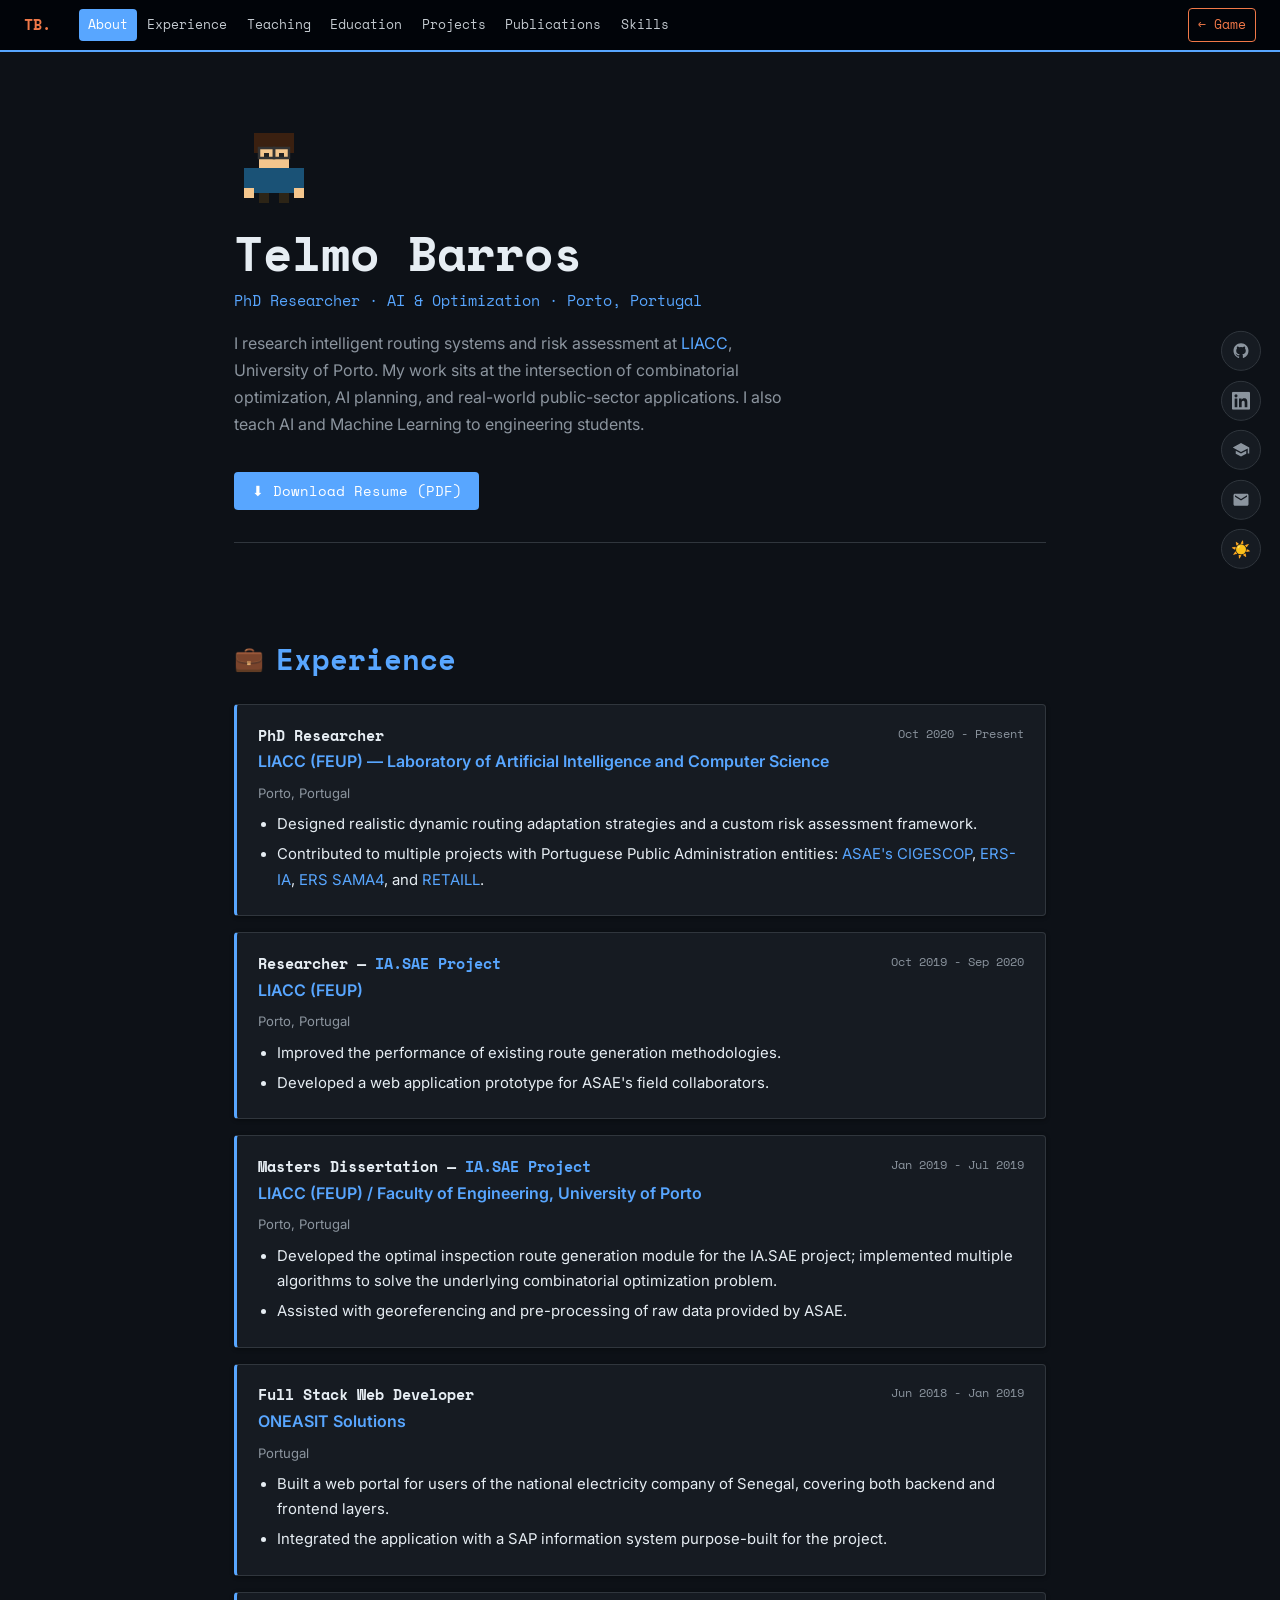
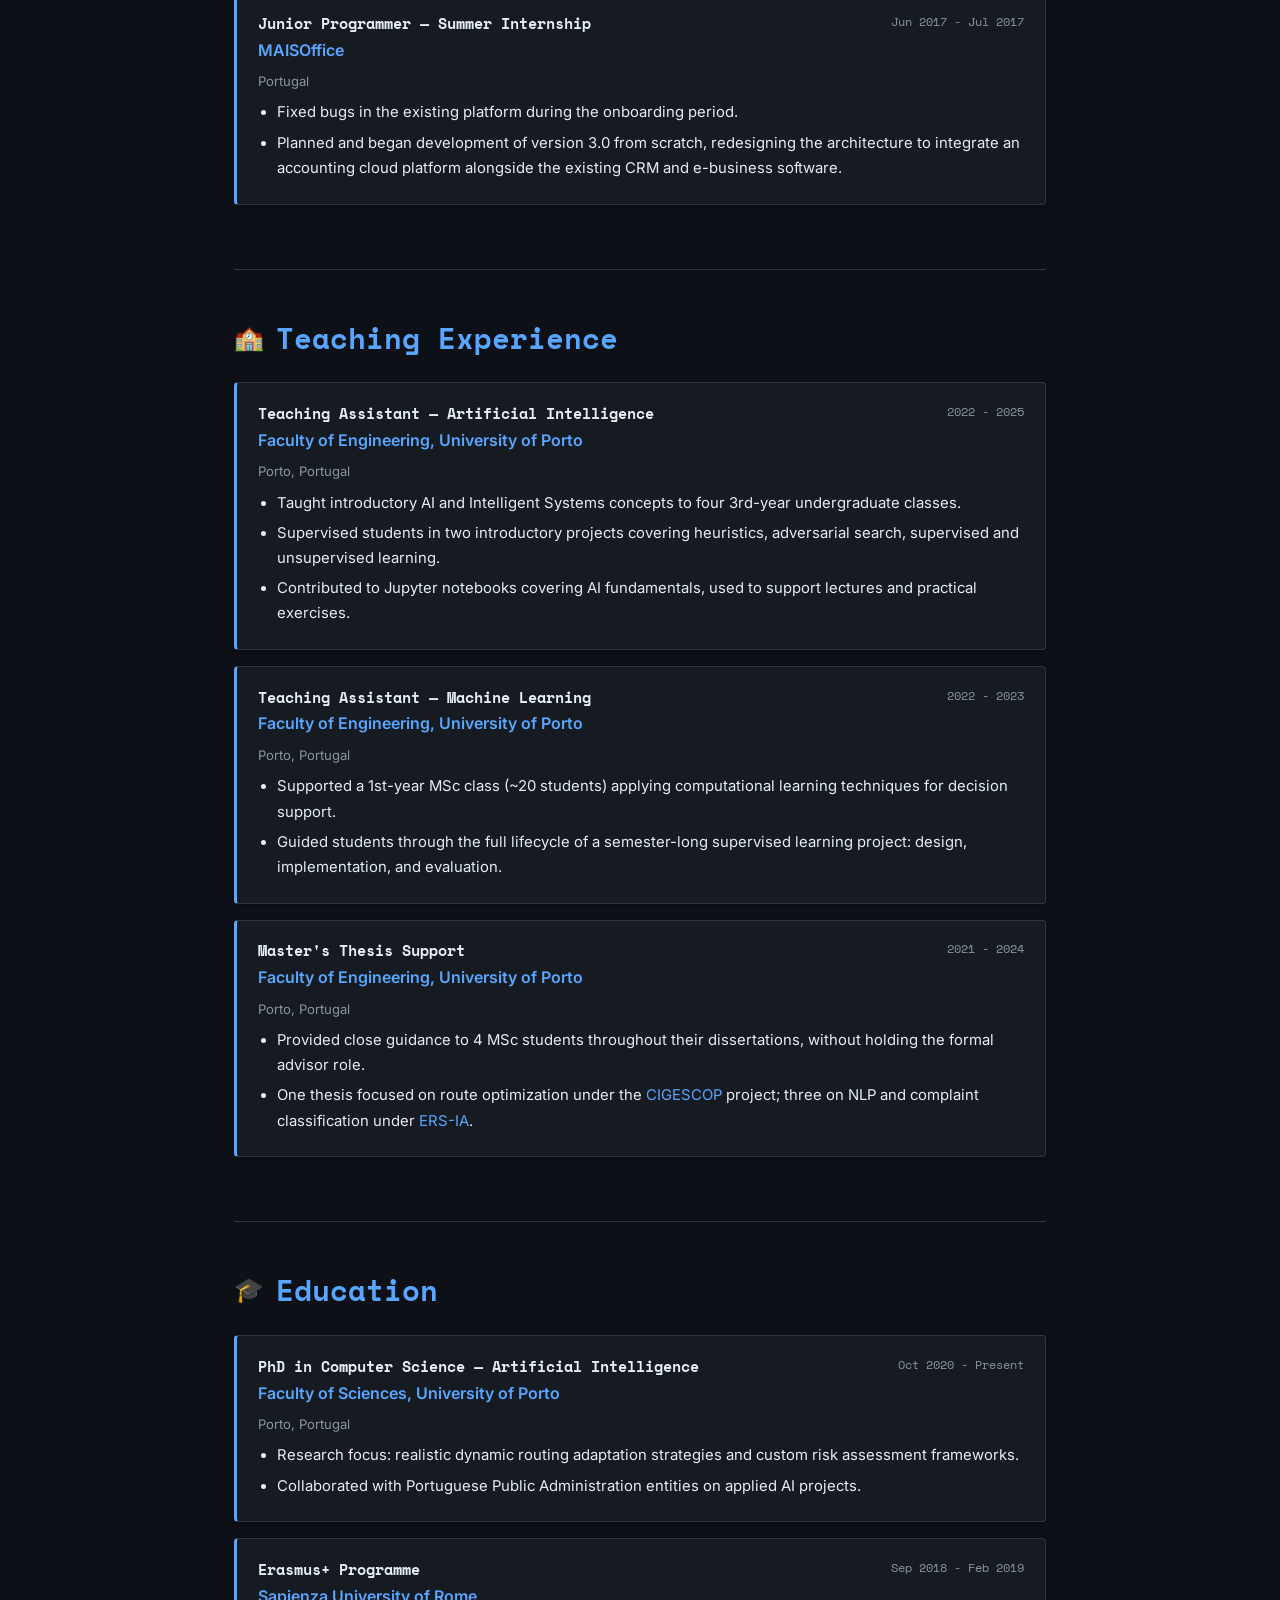
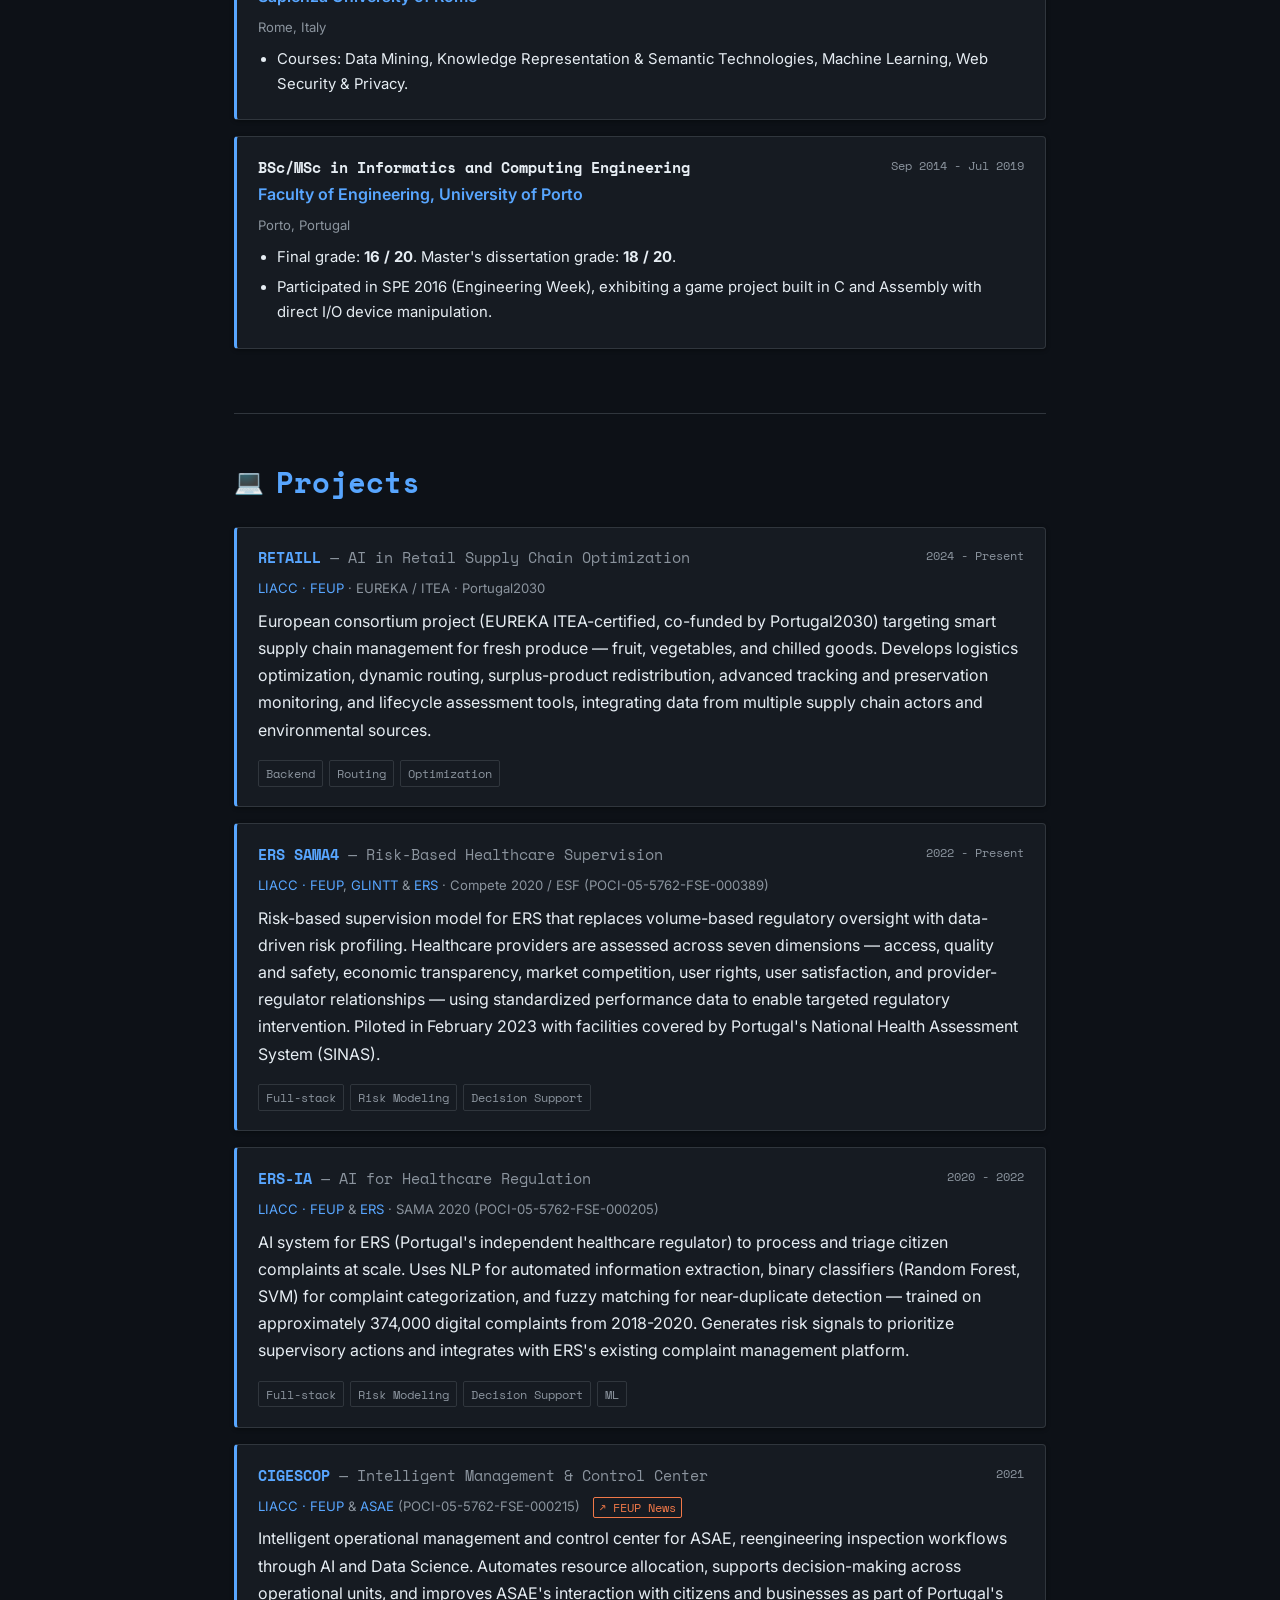
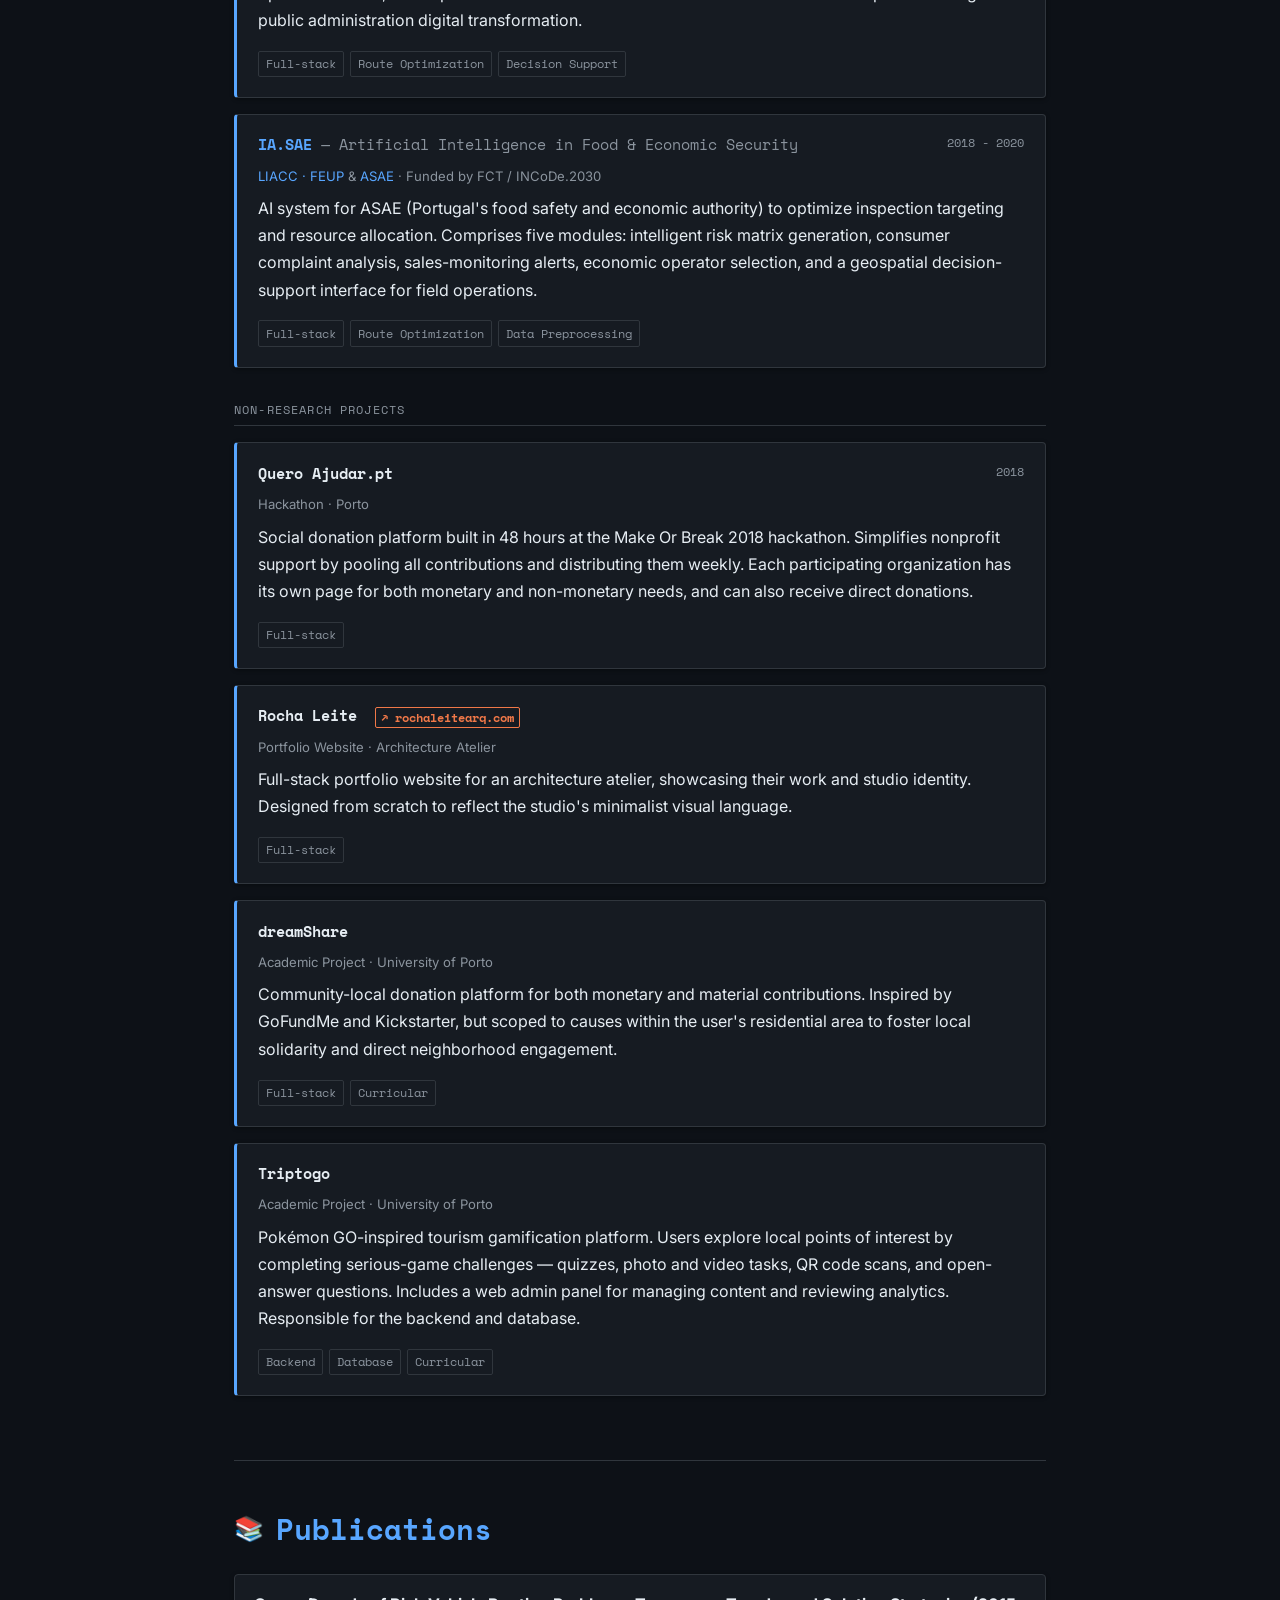
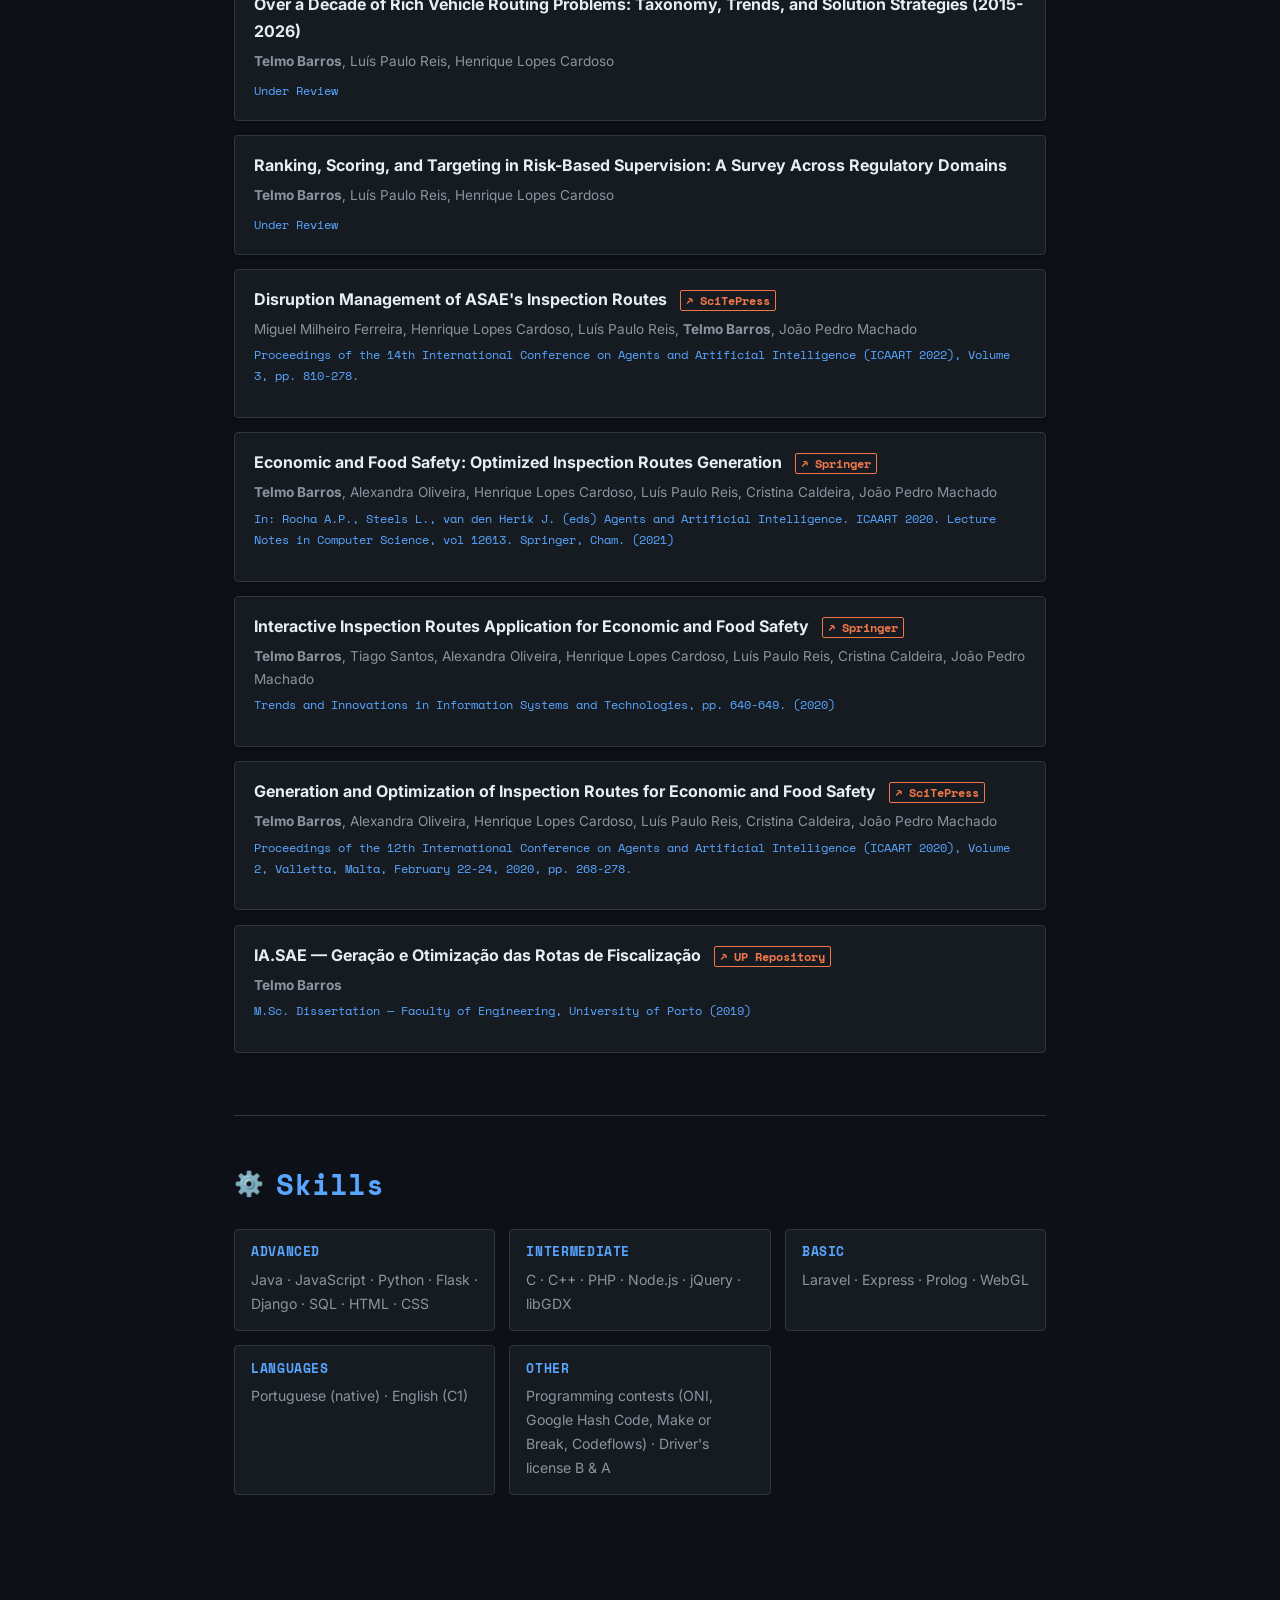
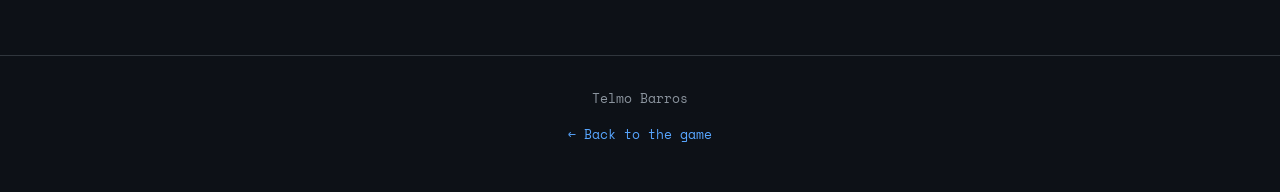
<file: home.html>
﻿<!DOCTYPE html>
<html lang="en">
<head>
  <meta charset="UTF-8" />
  <meta name="viewport" content="width=device-width, initial-scale=1.0" />
  <title>Telmo Barros — Resume</title>
  <link rel="icon" type="image/x-icon"  href="assets/favicon/favicon.ico">
  <link rel="icon" type="image/png" sizes="16x16" href="assets/favicon/favicon-16x16.png">
  <link rel="icon" type="image/png" sizes="32x32" href="assets/favicon/favicon-32x32.png">
  <link rel="apple-touch-icon" sizes="180x180" href="assets/favicon/apple-touch-icon.png">
  <link rel="manifest" href="assets/favicon/site.webmanifest">
  <link rel="stylesheet" href="styles.css" />
</head>
<body class="dark">

<!-- ============================================================
     TOP NAVBAR
     ============================================================ -->
<nav class="navbar" id="navbar">
  <span class="nav-brand">TB.</span>
  <button class="nav-current" id="nav-current" aria-label="Current section">
    <span class="nav-current-inner" id="nav-current-inner">About</span>
  </button>
  <div class="nav-links" id="nav-links">
    <a href="#about">About</a>
    <a href="#experience">Experience</a>
    <a href="#teaching">Teaching</a>
    <a href="#education">Education</a>
    <a href="#projects">Projects</a>
    <a href="#publications">Publications</a>
    <a href="#skills">Skills</a>
  </div>
  <a href="index.html" class="nav-game-link">← Game</a>
  <button class="nav-toggle" id="nav-toggle" aria-label="Menu" aria-expanded="false">☰</button>
</nav>
<script>
  (function(){
    const toggle = document.getElementById('nav-toggle');
    const navbar = document.getElementById('navbar');
    toggle.addEventListener('click', function(){
      const open = navbar.classList.toggle('open');
      toggle.setAttribute('aria-expanded', open);
      toggle.textContent = open ? '✕' : '☰';
    });
    document.querySelectorAll('#nav-links a').forEach(function(a){
      a.addEventListener('click', function(){
        navbar.classList.remove('open');
        toggle.setAttribute('aria-expanded', false);
        toggle.textContent = '☰';
      });
    });

    /* Tapping the current-section indicator opens the menu */
    document.getElementById('nav-current').addEventListener('click', function(){
      toggle.click();
    });
  })();
</script>

<!-- ============================================================
     SIDEBAR ICONS
     ============================================================ -->
<aside class="sidebar" aria-label="Social links">
  <a href="https://github.com/telmobarros" target="_blank" rel="noopener" title="GitHub" aria-label="GitHub">
    <!-- GitHub SVG icon -->
    <svg width="18" height="18" viewBox="0 0 24 24" fill="currentColor">
      <path d="M12 2C6.477 2 2 6.484 2 12.017c0 4.425 2.865 8.18 6.839 9.504.5.092.682-.217.682-.483
               0-.237-.008-.868-.013-1.703-2.782.605-3.369-1.343-3.369-1.343-.454-1.158-1.11-1.466-1.11-1.466
               -.908-.62.069-.608.069-.608 1.003.07 1.531 1.032 1.531 1.032.892 1.53 2.341 1.088 2.91.832
               .092-.647.35-1.088.636-1.338-2.22-.253-4.555-1.113-4.555-4.951 0-1.093.39-1.988 1.029-2.688
               -.103-.253-.446-1.272.098-2.65 0 0 .84-.27 2.75 1.026A9.564 9.564 0 0112 6.844a9.59 9.59 0
               012.504.337c1.909-1.296 2.747-1.027 2.747-1.027.546 1.379.202 2.398.1 2.651.64.7 1.028 1.595
               1.028 2.688 0 3.848-2.339 4.695-4.566 4.943.359.309.678.92.678 1.855 0 1.338-.012 2.419-.012
               2.747 0 .268.18.58.688.482A10.019 10.019 0 0022 12.017C22 6.484 17.522 2 12 2z"/>
    </svg>
  </a>
  <a href="https://www.linkedin.com/in/telmobarros" target="_blank" rel="noopener" title="LinkedIn" aria-label="LinkedIn">
    <!-- LinkedIn SVG icon -->
    <svg width="18" height="18" viewBox="0 0 24 24" fill="currentColor">
      <path d="M20.447 20.452h-3.554v-5.569c0-1.328-.027-3.037-1.852-3.037-1.853 0-2.136 1.445-2.136
               2.939v5.667H9.351V9h3.414v1.561h.046c.477-.9 1.637-1.85 3.37-1.85 3.601 0 4.267 2.37
               4.267 5.455v6.286zM5.337 7.433a2.062 2.062 0 01-2.063-2.065 2.064 2.064 0 112.063
               2.065zm1.782 13.019H3.555V9h3.564v11.452zM22.225 0H1.771C.792 0 0 .774 0 1.729v20.542C0
               23.227.792 24 1.771 24h20.451C23.2 24 24 23.227 24 22.271V1.729C24 .774 23.2 0 22.222 0h.003z"/>
    </svg>
  </a>
  <a href="https://scholar.google.com/citations?user=telmobarros" target="_blank" rel="noopener" title="Google Scholar" aria-label="Google Scholar">
    <!-- Scholar icon (simple S) -->
    <svg width="18" height="18" viewBox="0 0 24 24" fill="currentColor">
      <path d="M12 3L1 9l11 6 9-4.91V17h2V9L12 3zM5 13.18v4L12 21l7-3.82v-4L12 17l-7-3.82z"/>
    </svg>
  </a>
  <a href="mailto:telmo.20@gmail.com" title="Email" aria-label="Email">
    <svg width="18" height="18" viewBox="0 0 24 24" fill="currentColor">
      <path d="M20 4H4c-1.1 0-2 .9-2 2v12c0 1.1.9 2 2 2h16c1.1 0 2-.9 2-2V6c0-1.1-.9-2-2-2zm0
               4l-8 5-8-5V6l8 5 8-5v2z"/>
    </svg>
  </a>
  <button id="dark-toggle" title="Toggle dark mode" aria-label="Toggle dark mode">🌙</button>
</aside>

<!-- ============================================================
     MAIN CONTENT
     ============================================================ -->
<main class="page-wrapper">

  <!-- ======== ABOUT / HERO ======== -->
  <section id="about" class="hero">
    <!-- Pixel avatar placeholder (inline SVG, no external file needed) -->
    <svg class="hero-pixel" viewBox="0 0 16 16" xmlns="http://www.w3.org/2000/svg"
         aria-hidden="true" style="width:80px;height:80px;display:block;margin-bottom:1rem;image-rendering:pixelated;">
      <!-- Skin -->
      <rect x="5" y="2" width="6" height="6" fill="#f4c68d"/>
      <!-- Hair -->
      <rect x="4" y="1" width="8" height="3" fill="#3a2010"/>
      <rect x="4" y="3" width="1" height="2" fill="#3a2010"/>
      <rect x="11" y="3" width="1" height="2" fill="#3a2010"/>
      <!-- Eyes -->
      <rect x="6" y="5" width="1" height="1" fill="#222"/>
      <rect x="9" y="5" width="1" height="1" fill="#222"/>
      <!-- Glasses -->
      <rect x="5" y="4" width="3" height="2" fill="none" stroke="#333" stroke-width="0.5"/>
      <rect x="8" y="4" width="3" height="2" fill="none" stroke="#333" stroke-width="0.5"/>
      <!-- Body (shirt — Porto blue) -->
      <rect x="4" y="8" width="8" height="5" fill="#1a5276"/>
      <!-- Arms -->
      <rect x="2" y="8" width="2" height="4" fill="#1a5276"/>
      <rect x="12" y="8" width="2" height="4" fill="#1a5276"/>
      <!-- Hands -->
      <rect x="2" y="12" width="2" height="2" fill="#f4c68d"/>
      <rect x="12" y="12" width="2" height="2" fill="#f4c68d"/>
      <!-- Legs -->
      <rect x="5" y="13" width="2" height="2" fill="#2c2416"/>
      <rect x="9" y="13" width="2" height="2" fill="#2c2416"/>
    </svg>

    <h1>Telmo Barros</h1>
    <p class="subtitle">PhD Researcher · AI &amp; Optimization · Porto, Portugal</p>
    <p class="tagline">
      I research intelligent routing systems and risk assessment at
      <a href="https://liacc.fe.up.pt/" target="_blank" rel="noopener">LIACC</a>,
      University of Porto. My work sits at the intersection of combinatorial optimization,
      AI planning, and real-world public-sector applications.
      I also teach AI and Machine Learning to engineering students.
    </p>
    <a href="telmobarros_resume.pdf" class="download-btn" download>⬇ Download Resume (PDF)</a>
  </section>

  <!-- ======== EXPERIENCE ======== -->
  <section id="experience" class="resume-section">
    <div class="section-header">
      <span class="section-icon">💼</span>
      <h2>Experience</h2>
    </div>

    <div class="entry">
      <div class="entry-header">
        <div>
          <div class="entry-title">PhD Researcher</div>
          <div class="entry-org"><a href="https://liacc.fe.up.pt/" target="_blank" rel="noopener">LIACC (FEUP)</a> — Laboratory of Artificial Intelligence and Computer Science</div>
        </div>
        <span class="entry-date">Oct 2020 - Present</span>
      </div>
      <div class="entry-location">Porto, Portugal</div>
      <ul>
        <li>Designed realistic dynamic routing adaptation strategies and a custom risk assessment framework.</li>
        <li>Contributed to multiple projects with Portuguese Public Administration entities:
          <a href="#proj-cigescop">ASAE's CIGESCOP</a>, <a href="#proj-ersai">ERS-IA</a>, <a href="#proj-sama4">ERS SAMA4</a>, and <a href="#proj-retaill">RETAILL</a>.</li>
      </ul>
    </div>

    <div class="entry">
      <div class="entry-header">
        <div>
          <div class="entry-title">Researcher — <a href="#proj-iasae">IA.SAE Project</a></div>
          <div class="entry-org"><a href="https://liacc.fe.up.pt/" target="_blank" rel="noopener">LIACC (FEUP)</a></div>
        </div>
        <span class="entry-date">Oct 2019 - Sep 2020</span>
      </div>
      <div class="entry-location">Porto, Portugal</div>
      <ul>
        <li>Improved the performance of existing route generation methodologies.</li>
        <li>Developed a web application prototype for ASAE's field collaborators.</li>
      </ul>
    </div>

    <div class="entry">
      <div class="entry-header">
        <div>
          <div class="entry-title">Masters Dissertation — <a href="#proj-iasae">IA.SAE Project</a></div>
          <div class="entry-org"><a href="https://liacc.fe.up.pt/" target="_blank" rel="noopener">LIACC (FEUP)</a> / <a href="https://fe.up.pt/" target="_blank" rel="noopener">Faculty of Engineering, University of Porto</a></div>
        </div>
        <span class="entry-date">Jan 2019 - Jul 2019</span>
      </div>
      <div class="entry-location">Porto, Portugal</div>
      <ul>
        <li>Developed the optimal inspection route generation module for the IA.SAE project; implemented multiple algorithms to solve the underlying combinatorial optimization problem.</li>
        <li>Assisted with georeferencing and pre-processing of raw data provided by ASAE.</li>
      </ul>
    </div>

    <div class="entry">
      <div class="entry-header">
        <div>
          <div class="entry-title">Full Stack Web Developer</div>
          <div class="entry-org"><a href="https://www.oneasit.com" target="_blank" rel="noopener">ONEASIT Solutions</a></div>
        </div>
        <span class="entry-date">Jun 2018 - Jan 2019</span>
      </div>
      <div class="entry-location">Portugal</div>
      <ul>
        <li>Built a web portal for users of the national electricity company of Senegal, covering both backend and frontend layers.</li>
        <li>Integrated the application with a SAP information system purpose-built for the project.</li>
      </ul>
    </div>

    <div class="entry">
      <div class="entry-header">
        <div>
          <div class="entry-title">Junior Programmer — Summer Internship</div>
          <div class="entry-org">MAISOffice</div>
        </div>
        <span class="entry-date">Jun 2017 - Jul 2017</span>
      </div>
      <div class="entry-location">Portugal</div>
      <ul>
        <li>Fixed bugs in the existing platform during the onboarding period.</li>
        <li>Planned and began development of version 3.0 from scratch, redesigning the architecture to integrate an accounting cloud platform alongside the existing CRM and e-business software.</li>
      </ul>
    </div>
  </section>

  <!-- ======== TEACHING ======== -->
  <section id="teaching" class="resume-section">
    <div class="section-header">
      <span class="section-icon">🏫</span>
      <h2>Teaching Experience</h2>
    </div>

    <div class="entry">
      <div class="entry-header">
        <div>
          <div class="entry-title">Teaching Assistant — Artificial Intelligence</div>
          <div class="entry-org"><a href="https://fe.up.pt/" target="_blank" rel="noopener">Faculty of Engineering, University of Porto</a></div>
        </div>
        <span class="entry-date">2022 - 2025</span>
      </div>
      <div class="entry-location">Porto, Portugal</div>
      <ul>
        <li>Taught introductory AI and Intelligent Systems concepts to four 3rd-year undergraduate classes.</li>
        <li>Supervised students in two introductory projects covering heuristics, adversarial search, supervised and unsupervised learning.</li>
        <li>Contributed to Jupyter notebooks covering AI fundamentals, used to support lectures and practical exercises.</li>
      </ul>
    </div>

    <div class="entry">
      <div class="entry-header">
        <div>
          <div class="entry-title">Teaching Assistant — Machine Learning</div>
          <div class="entry-org"><a href="https://fe.up.pt/" target="_blank" rel="noopener">Faculty of Engineering, University of Porto</a></div>
        </div>
        <span class="entry-date">2022 - 2023</span>
      </div>
      <div class="entry-location">Porto, Portugal</div>
      <ul>
        <li>Supported a 1st-year MSc class (~20 students) applying computational learning techniques for decision support.</li>
        <li>Guided students through the full lifecycle of a semester-long supervised learning project: design, implementation, and evaluation.</li>
      </ul>
    </div>
    <div class="entry">
      <div class="entry-header">
        <div>
          <div class="entry-title">Master's Thesis Support</div>
          <div class="entry-org"><a href="https://fe.up.pt/" target="_blank" rel="noopener">Faculty of Engineering, University of Porto</a></div>
        </div>
        <span class="entry-date">2021 - 2024</span>
      </div>
      <div class="entry-location">Porto, Portugal</div>
      <ul>
        <li>Provided close guidance to 4 MSc students throughout their dissertations, without holding the formal advisor role.</li>
        <li>One thesis focused on route optimization under the <a href="#proj-cigescop">CIGESCOP</a> project; three on NLP and complaint classification under <a href="#proj-ersai">ERS-IA</a>.</li>
      </ul>
    </div>
  </section>

  <!-- ======== EDUCATION ======== -->
  <section id="education" class="resume-section">
    <div class="section-header">
      <span class="section-icon">🎓</span>
      <h2>Education</h2>
    </div>

    <div class="entry">
      <div class="entry-header">
        <div>
          <div class="entry-title">PhD in Computer Science — Artificial Intelligence</div>
          <div class="entry-org">Faculty of Sciences, University of Porto</div>
        </div>
        <span class="entry-date">Oct 2020 - Present</span>
      </div>
      <div class="entry-location">Porto, Portugal</div>
      <ul>
        <li>Research focus: realistic dynamic routing adaptation strategies and custom risk assessment frameworks.</li>
        <li>Collaborated with Portuguese Public Administration entities on applied AI projects.</li>
      </ul>
    </div>

    <div class="entry">
      <div class="entry-header">
        <div>
          <div class="entry-title">Erasmus+ Programme</div>
          <div class="entry-org">Sapienza University of Rome</div>
        </div>
        <span class="entry-date">Sep 2018 - Feb 2019</span>
      </div>
      <div class="entry-location">Rome, Italy</div>
      <ul>
        <li>Courses: Data Mining, Knowledge Representation &amp; Semantic Technologies, Machine Learning, Web Security &amp; Privacy.</li>
      </ul>
    </div>

    <div class="entry">
      <div class="entry-header">
        <div>
          <div class="entry-title">BSc/MSc in Informatics and Computing Engineering</div>
          <div class="entry-org"><a href="https://fe.up.pt/" target="_blank" rel="noopener">Faculty of Engineering, University of Porto</a></div>
        </div>
        <span class="entry-date">Sep 2014 - Jul 2019</span>
      </div>
      <div class="entry-location">Porto, Portugal</div>
      <ul>
        <li>Final grade: <strong>16 / 20</strong>. Master's dissertation grade: <strong>18 / 20</strong>.</li>
        <li>Participated in SPE 2016 (Engineering Week), exhibiting a game project built in C and Assembly with direct I/O device manipulation.</li>
      </ul>
    </div>
  </section>

  <!-- ======== PROJECTS ======== -->
  <section id="projects" class="resume-section">
    <div class="section-header">
      <span class="section-icon">💻</span>
      <h2>Projects</h2>
    </div>

    <div class="entry" id="proj-retaill">
      <div class="entry-header">
        <span class="entry-title">
          <a href="https://liacc.fe.up.pt/liaccwp/projects/retaill/" target="_blank" rel="noopener">RETAILL</a>
          <span style="font-weight:400;color:var(--text-muted)"> — AI in Retail Supply Chain Optimization</span>
        </span>
        <span class="entry-date">2024 - Present</span>
      </div>
      <div class="entry-location">
        <a href="https://liacc.fe.up.pt" target="_blank" rel="noopener">LIACC · FEUP</a>
        · EUREKA / ITEA · Portugal2030
      </div>
      <p>European consortium project (EUREKA ITEA-certified, co-funded by Portugal2030) targeting smart supply chain management for fresh produce — fruit, vegetables, and chilled goods. Develops logistics optimization, dynamic routing, surplus-product redistribution, advanced tracking and preservation monitoring, and lifecycle assessment tools, integrating data from multiple supply chain actors and environmental sources.</p>
      <div>
        <span class="tag">Backend</span>
        <span class="tag">Routing</span>
        <span class="tag">Optimization</span>
      </div>
    </div>

    <div class="entry" id="proj-sama4">
      <div class="entry-header">
        <span class="entry-title">
          <a href="https://www.ers.pt/pt/projetos/projetos-cofinanciados/supervisao-baseada-na-analise-de-informacao-e-avaliacao-de-risco/" target="_blank" rel="noopener">ERS SAMA4</a>
          <span style="font-weight:400;color:var(--text-muted)"> — Risk-Based Healthcare Supervision</span>
        </span>
        <span class="entry-date">2022 - Present</span>
      </div>
      <div class="entry-location">
        <a href="https://liacc.fe.up.pt" target="_blank" rel="noopener">LIACC · FEUP</a>, 
        <a href="https://glinttglobal.com/" target="_blank" rel="noopener">GLINTT</a> &amp;
        <a href="https://www.ers.pt" target="_blank" rel="noopener">ERS</a>
        · Compete 2020 / ESF (POCI-05-5762-FSE-000389)
      </div>
      <p>Risk-based supervision model for ERS that replaces volume-based regulatory oversight with data-driven risk profiling. Healthcare providers are assessed across seven dimensions — access, quality and safety, economic transparency, market competition, user rights, user satisfaction, and provider-regulator relationships — using standardized performance data to enable targeted regulatory intervention. Piloted in February 2023 with facilities covered by Portugal's National Health Assessment System (SINAS).</p>
      <div>
        <span class="tag">Full-stack</span>
        <span class="tag">Risk Modeling</span>
        <span class="tag">Decision Support</span>
      </div>
    </div>

    <div class="entry" id="proj-ersai">
      <div class="entry-header">
        <span class="entry-title">
          <a href="https://liacc.fe.up.pt/liaccwp/projects/ers-projeto-de-inteligencia-artificial/" target="_blank" rel="noopener">ERS-IA</a>
          <span style="font-weight:400;color:var(--text-muted)"> — AI for Healthcare Regulation</span>
        </span>
        <span class="entry-date">2020 - 2022</span>
      </div>
      <div class="entry-location">
        <a href="https://liacc.fe.up.pt" target="_blank" rel="noopener">LIACC · FEUP</a> &amp;
        <a href="https://www.ers.pt" target="_blank" rel="noopener">ERS</a>
        · SAMA 2020 (POCI-05-5762-FSE-000205)
      </div>
      <p>AI system for ERS (Portugal's independent healthcare regulator) to process and triage citizen complaints at scale. Uses NLP for automated information extraction, binary classifiers (Random Forest, SVM) for complaint categorization, and fuzzy matching for near-duplicate detection — trained on approximately 374,000 digital complaints from 2018-2020. Generates risk signals to prioritize supervisory actions and integrates with ERS's existing complaint management platform.</p>
      <div>
        <span class="tag">Full-stack</span>
        <span class="tag">Risk Modeling</span>
        <span class="tag">Decision Support</span>
        <span class="tag">ML</span>
      </div>
    </div>

    <div class="entry" id="proj-cigescop">
      <div class="entry-header">
        <span class="entry-title">
          <a href="https://liacc.fe.up.pt/liaccwp/projects/centro-inteligente-de-gestao-e-controlo-operacional-da-asae/" target="_blank" rel="noopener">CIGESCOP</a>
          <span style="font-weight:400;color:var(--text-muted)"> — Intelligent Management &amp; Control Center</span>
        </span>
        <span class="entry-date">2021</span>
      </div>
      <div class="entry-location">
        <a href="https://liacc.fe.up.pt" target="_blank" rel="noopener">LIACC · FEUP</a> &amp;
        <a href="https://www.asae.gov.pt" target="_blank" rel="noopener">ASAE</a>
        (POCI-05-5762-FSE-000215)
        <a class="proj-link" href="https://noticias.up.pt/feup-cria-plataforma-de-apoio-a-decisao-da-asae-baseada-em-inteligencia-artificial/" target="_blank" rel="noopener">↗ FEUP News</a>
      </div>
      <p>Intelligent operational management and control center for ASAE, reengineering inspection workflows through AI and Data Science. Automates resource allocation, supports decision-making across operational units, and improves ASAE's interaction with citizens and businesses as part of Portugal's public administration digital transformation.</p>
      <div>
        <span class="tag">Full-stack</span>
        <span class="tag">Route Optimization</span>
        <span class="tag">Decision Support</span>
      </div>
    </div>

    <div class="entry" id="proj-iasae">
      <div class="entry-header">
        <span class="entry-title">
          <a href="https://liacc.fe.up.pt/liaccwp/projects/ia-sae-inteligencia-artificial-na-seguranca-alimentar-e-economica/" target="_blank" rel="noopener">IA.SAE</a>
          <span style="font-weight:400;color:var(--text-muted)"> — Artificial Intelligence in Food &amp; Economic Security</span>
        </span>
        <span class="entry-date">2018 - 2020</span>
      </div>
      <div class="entry-location">
        <a href="https://liacc.fe.up.pt" target="_blank" rel="noopener">LIACC · FEUP</a> &amp;
        <a href="https://www.asae.gov.pt" target="_blank" rel="noopener">ASAE</a>
        · Funded by FCT / INCoDe.2030
      </div>
      <p>AI system for ASAE (Portugal's food safety and economic authority) to optimize inspection targeting and resource allocation. Comprises five modules: intelligent risk matrix generation, consumer complaint analysis, sales-monitoring alerts, economic operator selection, and a geospatial decision-support interface for field operations.</p>
      <div>
        <span class="tag">Full-stack</span>
        <span class="tag">Route Optimization</span>
        <span class="tag">Data Preprocessing</span>
      </div>
    </div>

    <p class="proj-group-label">Non-Research Projects</p>

    <div class="entry">
      <div class="entry-header">
        <span class="entry-title">Quero Ajudar.pt</span>
        <span class="entry-date">2018</span>
      </div>
      <div class="entry-location">Hackathon · Porto</div>
      <p>Social donation platform built in 48 hours at the Make Or Break 2018 hackathon. Simplifies nonprofit support by pooling all contributions and distributing them weekly. Each participating organization has its own page for both monetary and non-monetary needs, and can also receive direct donations.</p>
      <div>
        <span class="tag">Full-stack</span>
      </div>
    </div>

    <div class="entry">
      <div class="entry-header">
        <span class="entry-title">
          Rocha Leite
          <a class="proj-link" href="https://rochaleitearq.com" target="_blank" rel="noopener">↗ rochaleitearq.com</a>
        </span>
      </div>
      <div class="entry-location">Portfolio Website · Architecture Atelier</div>
      <p>Full-stack portfolio website for an architecture atelier, showcasing their work and studio identity. Designed from scratch to reflect the studio's minimalist visual language.</p>
      <div>
        <span class="tag">Full-stack</span>
      </div>
    </div>

    <div class="entry">
      <div class="entry-header">
        <span class="entry-title">dreamShare</span>
      </div>
      <div class="entry-location">Academic Project · University of Porto</div>
      <p>Community-local donation platform for both monetary and material contributions. Inspired by GoFundMe and Kickstarter, but scoped to causes within the user's residential area to foster local solidarity and direct neighborhood engagement.</p>
      <div>
        <span class="tag">Full-stack</span>
        <span class="tag">Curricular</span>
      </div>
    </div>

    <div class="entry">
      <div class="entry-header">
        <span class="entry-title">Triptogo</span>
      </div>
      <div class="entry-location">Academic Project · University of Porto</div>
      <p>Pokémon GO-inspired tourism gamification platform. Users explore local points of interest by completing serious-game challenges — quizzes, photo and video tasks, QR code scans, and open-answer questions. Includes a web admin panel for managing content and reviewing analytics. Responsible for the backend and database.</p>
      <div>
        <span class="tag">Backend</span>
        <span class="tag">Database</span>
        <span class="tag">Curricular</span>
      </div>
    </div>

  </section>

  <!-- ======== PUBLICATIONS ======== -->
  <section id="publications" class="resume-section">
    <div class="section-header">
      <span class="section-icon">📚</span>
      <h2>Publications</h2>
    </div>

    <div class="pub-card">
      <p class="pub-title">Over a Decade of Rich Vehicle Routing Problems: Taxonomy, Trends, and Solution Strategies (2015-2026)</p>
      <p class="pub-authors"><strong>Telmo Barros</strong>, Luís Paulo Reis, Henrique Lopes Cardoso</p>
      <span class="pub-venue">Under Review</span>
    </div>

    <div class="pub-card">
      <p class="pub-title">Ranking, Scoring, and Targeting in Risk-Based Supervision: A Survey Across Regulatory Domains</p>
      <p class="pub-authors"><strong>Telmo Barros</strong>, Luís Paulo Reis, Henrique Lopes Cardoso</p>
      <span class="pub-venue">Under Review</span>
    </div>

    <div class="pub-card">
      <p class="pub-title">Disruption Management of ASAE's Inspection Routes <a class="proj-link" href="https://www.scitepress.org/Link.aspx?doi=10.5220/0010914000003116" target="_blank" rel="noopener">↗ SciTePress</a></p>
      <p class="pub-authors">Miguel Milheiro Ferreira, Henrique Lopes Cardoso, Luís Paulo Reis, <strong>Telmo Barros</strong>, João Pedro Machado</p>
      <p class="pub-venue">Proceedings of the 14th International Conference on Agents and Artificial Intelligence (ICAART 2022), Volume 3, pp. 810-278.</p>
    </div>

    <div class="pub-card">
      <p class="pub-title">Economic and Food Safety: Optimized Inspection Routes Generation <a class="proj-link" href="https://link.springer.com/chapter/10.1007/978-3-030-71158-0_23" target="_blank" rel="noopener">↗ Springer</a></p>
      <p class="pub-authors"><strong>Telmo Barros</strong>, Alexandra Oliveira, Henrique Lopes Cardoso, Luís Paulo Reis, Cristina Caldeira, João Pedro Machado</p>
      <p class="pub-venue">In: Rocha A.P., Steels L., van den Herik J. (eds) Agents and Artificial Intelligence. ICAART 2020. Lecture Notes in Computer Science, vol 12613. Springer, Cham. (2021)</p>
    </div>

    <div class="pub-card">
      <p class="pub-title">Interactive Inspection Routes Application for Economic and Food Safety <a class="proj-link" href="https://link.springer.com/chapter/10.1007/978-3-030-45688-7_64" target="_blank" rel="noopener">↗ Springer</a></p>
      <p class="pub-authors"><strong>Telmo Barros</strong>, Tiago Santos, Alexandra Oliveira, Henrique Lopes Cardoso, Luís Paulo Reis, Cristina Caldeira, João Pedro Machado</p>
      <p class="pub-venue">Trends and Innovations in Information Systems and Technologies, pp. 640-649. (2020)</p>
    </div>

    <div class="pub-card">
      <p class="pub-title">Generation and Optimization of Inspection Routes for Economic and Food Safety <a class="proj-link" href="https://www.scitepress.org/Link.aspx?doi=10.5220/0009182002680278" target="_blank" rel="noopener">↗ SciTePress</a></p>
      <p class="pub-authors"><strong>Telmo Barros</strong>, Alexandra Oliveira, Henrique Lopes Cardoso, Luís Paulo Reis, Cristina Caldeira, João Pedro Machado</p>
      <p class="pub-venue">Proceedings of the 12th International Conference on Agents and Artificial Intelligence (ICAART 2020), Volume 2, Valletta, Malta, February 22-24, 2020, pp. 268-278.</p>
    </div>

    <div class="pub-card">
      <p class="pub-title">IA.SAE — Geração e Otimização das Rotas de Fiscalização <a class="proj-link" href="https://repositorio-aberto.up.pt/handle/10216/121616" target="_blank" rel="noopener">↗ UP Repository</a></p>
      <p class="pub-authors"><strong>Telmo Barros</strong></p>
      <p class="pub-venue">M.Sc. Dissertation — Faculty of Engineering, University of Porto (2019)</p>
    </div>
  </section>

  <!-- ======== SKILLS ======== -->
  <section id="skills" class="resume-section">
    <div class="section-header">
      <span class="section-icon">⚙️</span>
      <h2>Skills</h2>
    </div>

    <div class="skills-grid">
      <div class="skill-group">
        <h4>Advanced</h4>
        <p>Java · JavaScript · Python · Flask · Django · SQL · HTML · CSS</p>
      </div>
      <div class="skill-group">
        <h4>Intermediate</h4>
        <p>C · C++ · PHP · Node.js · jQuery · libGDX</p>
      </div>
      <div class="skill-group">
        <h4>Basic</h4>
        <p>Laravel · Express · Prolog · WebGL</p>
      </div>
      <div class="skill-group">
        <h4>Languages</h4>
        <p>Portuguese (native) · English (C1)</p>
      </div>
      <div class="skill-group">
        <h4>Other</h4>
        <p>Programming contests (ONI, Google Hash Code, Make or Break, Codeflows) · Driver's license B &amp; A</p>
      </div>
    </div>
  </section>

</main>

<!-- ============================================================
     FOOTER
     ============================================================ -->
<footer class="site-footer">
  <p>Telmo Barros</p>
  <p style="margin-top:0.3rem;"><a href="index.html">← Back to the game</a></p>
</footer>

<!-- ============================================================
     DARK MODE + ACTIVE NAV JS
     ============================================================ -->
<script>
  /* --- Dark mode toggle --- */
  const toggle = document.getElementById('dark-toggle');
  /* default is dark — only override if user explicitly chose light */
  if (localStorage.getItem('theme') === 'light') {
    document.body.classList.remove('dark');
    toggle.textContent = '🌙';
  } else {
    toggle.textContent = '☀️';
  }
  toggle.addEventListener('click', () => {
    document.body.classList.toggle('dark');
    const isDark = document.body.classList.contains('dark');
    localStorage.setItem('theme', isDark ? 'dark' : 'light');
    toggle.textContent = isDark ? '☀️' : '🌙';
  });

  /* --- Highlight active nav link + mobile carousel indicator --- */
  const sections    = document.querySelectorAll('.resume-section, .hero');
  const navLinks    = document.querySelectorAll('.navbar .nav-links a');
  const sectionIds  = Array.from(sections).map(s => s.id);
  const currentBtn  = document.getElementById('nav-current');
  const currentInner = document.getElementById('nav-current-inner');
  let activeIdx = 0;

  function slideIndicator(label, nextIdx) {
    const dir = nextIdx >= activeIdx ? -1 : 1; /* -1 = slide up, 1 = slide down */
    activeIdx = nextIdx;

    /* exit: slide out in direction of travel */
    currentInner.style.transition = 'transform 0.22s ease, opacity 0.22s ease';
    currentInner.style.transform  = `translateY(${dir * -100}%)`;
    currentInner.style.opacity    = '0';

    setTimeout(() => {
      currentInner.textContent = label;
      /* enter: start from opposite side, no transition */
      currentInner.style.transition = 'none';
      currentInner.style.transform  = `translateY(${dir * 100}%)`;
      currentInner.style.opacity    = '0';
      requestAnimationFrame(() => requestAnimationFrame(() => {
        currentInner.style.transition = 'transform 0.22s ease, opacity 0.22s ease';
        currentInner.style.transform  = 'translateY(0)';
        currentInner.style.opacity    = '1';
      }));
    }, 200);
  }

  const observer = new IntersectionObserver((entries) => {
    entries.forEach(entry => {
      if (!entry.isIntersecting) return;
      const id   = entry.target.id;
      const idx  = sectionIds.indexOf(id);
      navLinks.forEach(link => {
        link.classList.toggle('active', link.getAttribute('href') === '#' + id);
      });
      const activeLink = document.querySelector(`.nav-links a[href="#${id}"]`);
      const label = activeLink ? activeLink.textContent.trim() : '';
      if (label && label !== currentInner.textContent) slideIndicator(label, idx);
    });
  }, { rootMargin: '-40% 0px -55% 0px' });

  sections.forEach(s => observer.observe(s));
</script>
</body>
</html>
</file>
<file: styles.css>
/* ============================================================
   styles.css — shared styles for index.html and home.html
   Color palette: warm stone + Porto blue + green accent
   ============================================================ */

@import url('https://fonts.googleapis.com/css2?family=Space+Mono:ital,wght@0,400;0,700;1,400&family=Inter:wght@400;500;600&display=swap');

/* ---------- CSS Variables ---------- */
:root {
  --bg:          #f5f0e8;
  --surface:     #fffdf8;
  --border:      #d4c9b0;
  --text:        #2c2416;
  --text-muted:  #6b5f4a;
  --accent:      #1a5276;   /* Porto azulejo blue */
  --accent2:     #f07848;   /* green for interactive elements */
  --accent3:     #c0392b;   /* red for highlights */
  --nav-bg:      #1a3a4a;
  --nav-text:    #e8f4f8;
  --card-bg:     #fffdf8;
  --shadow:      rgba(44, 36, 22, 0.12);
  --font-mono:   'Space Mono', monospace;
  --font-body:   'Inter', sans-serif;
  --radius:      4px;
}

/* ---------- Dark Mode ---------- */
body.dark {
  --bg:         #0d1117;
  --surface:    #161b22;
  --border:     #30363d;
  --text:       #e6edf3;
  --text-muted: #8b949e;
  --accent:     #58a6ff;
  --accent2:    #f07848;
  --accent3:    #f85149;
  --nav-bg:     #010409;
  --nav-text:   #e6edf3;
  --card-bg:    #161b22;
  --shadow:     rgba(0,0,0,0.4);
}

/* ---------- Reset ---------- */
*, *::before, *::after { box-sizing: border-box; margin: 0; padding: 0; }
html { scroll-behavior: smooth; }
body {
  background: var(--bg);
  color: var(--text);
  font-family: var(--font-body);
  font-size: 16px;
  line-height: 1.7;
  transition: background 0.3s, color 0.3s;
}

/* ---------- Links ---------- */
a { color: var(--accent); text-decoration: none; }
a:hover { text-decoration: underline; }

/* ---------- Typography ---------- */
h1, h2, h3, h4 {
  font-family: var(--font-mono);
  color: var(--text);
  line-height: 1.2;
}
h1 { font-size: clamp(1.8rem, 5vw, 3rem); }
h2 { font-size: clamp(1.2rem, 3vw, 1.8rem); margin-bottom: 1rem; }
h3 { font-size: 1.1rem; }
p  { margin-bottom: 0.9rem; }

code, .mono {
  font-family: var(--font-mono);
  font-size: 0.9em;
  background: var(--border);
  padding: 0.1em 0.35em;
  border-radius: var(--radius);
}

/* ---------- Shared utility ---------- */
.tag {
  display: inline-block;
  font-family: var(--font-mono);
  font-size: 0.72rem;
  padding: 0.2em 0.6em;
  border: 1px solid var(--border);
  border-radius: 2px;
  color: var(--text-muted);
  margin: 0.2em 0.2em 0.2em 0;
}

/* ============================================================
   HOME.HTML — Resume Page Styles
   ============================================================ */

/* ----- Top Navbar ----- */
.navbar {
  position: fixed;
  top: 0; left: 0; right: 0;
  height: 52px;
  background: var(--nav-bg);
  display: flex;
  align-items: center;
  padding: 0 1.5rem;
  gap: 0.25rem;
  z-index: 1000;
  border-bottom: 2px solid var(--accent);
  font-family: var(--font-mono);
}
.navbar .nav-brand {
  color: var(--accent2);
  font-weight: 700;
  font-size: 0.95rem;
  margin-right: 1.5rem;
  white-space: nowrap;
}
.navbar .nav-links {
  display: flex;
  gap: 0.1rem;
  flex-wrap: wrap;
}
.navbar a {
  color: var(--nav-text);
  font-size: 0.8rem;
  padding: 0.4em 0.7em;
  border-radius: var(--radius);
  transition: background 0.2s, color 0.2s;
  opacity: 0.85;
}
.navbar a:hover, .navbar a.active {
  background: var(--accent);
  color: #fff;
  text-decoration: none;
  opacity: 1;
}
.navbar .nav-game-link {
  margin-left: auto;
  color: var(--accent2) !important;
  border: 1px solid var(--accent2);
  opacity: 1 !important;
}
.navbar .nav-game-link:hover {
  background: var(--accent2) !important;
  color: #000 !important;
}
/* Mobile-only active-section carousel pill */
.nav-current {
  display: none;
}

.nav-toggle {
  display: none;
  background: none;
  border: 1px solid var(--accent2);
  color: var(--accent2);
  padding: 0.4em 0.7em;
  border-radius: var(--radius);
  cursor: pointer;
  font-size: 0.8rem;
  line-height: 1.7;
  margin-left: 0.6rem;
  transition: border-color 0.2s, color 0.2s;
}
.nav-toggle:hover {
  background: var(--accent2) !important;
  color: #000 !important;
}

/* ----- Sidebar ----- */
.sidebar {
  position: fixed;
  right: 1.2rem;
  top: 50%;
  transform: translateY(-50%);
  display: flex;
  flex-direction: column;
  gap: 0.6rem;
  z-index: 999;
}
.sidebar a, .sidebar button {
  display: flex;
  align-items: center;
  justify-content: center;
  width: 40px; height: 40px;
  background: var(--surface);
  border: 1px solid var(--border);
  border-radius: 50%;
  color: var(--text-muted);
  font-size: 1.1rem;
  cursor: pointer;
  transition: background 0.2s, color 0.2s, border-color 0.2s;
  text-decoration: none;
}
.sidebar a:hover, .sidebar button:hover {
  background: var(--accent);
  color: #fff;
  border-color: var(--accent);
}
#dark-toggle { font-size: 1rem; }

/* ----- Main layout ----- */
.page-wrapper {
  max-width: 860px;
  margin: 0 auto;
  padding: 80px 1.5rem 4rem;
}

/* ----- Hero ----- */
.hero {
  padding: 3rem 0 2rem;
  border-bottom: 1px solid var(--border);
  margin-bottom: 3rem;
}
.hero-pixel {
  display: inline-block;
  width: 64px; height: 64px;
  image-rendering: pixelated;
  margin-bottom: 1rem;
}
.hero h1 { margin-bottom: 0.4rem; }
.hero .subtitle {
  font-family: var(--font-mono);
  font-size: 0.95rem;
  color: var(--accent);
  margin-bottom: 1rem;
}
.hero .tagline { color: var(--text-muted); max-width: 560px; }
.download-btn {
  display: inline-block;
  margin-top: 1.2rem;
  padding: 0.55em 1.3em;
  background: var(--accent);
  color: #fff;
  font-family: var(--font-mono);
  font-size: 0.85rem;
  border-radius: var(--radius);
  border: none;
  cursor: pointer;
  transition: background 0.2s;
  text-decoration: none;
}
.download-btn:hover { background: var(--accent2); text-decoration: none; color: #fff; }

/* ----- Sections ----- */
.resume-section {
  padding: 3rem 0;
  border-bottom: 1px solid var(--border);
}
.resume-section:last-of-type { border-bottom: none; }

.section-header {
  display: flex;
  align-items: center;
  gap: 0.75rem;
  margin-bottom: 1.5rem;
}
.section-icon { font-size: 1.5rem; }
.section-header h2 { margin: 0; color: var(--accent); }

/* ----- Entry cards (jobs, education) ----- */
.entry {
  background: var(--card-bg);
  border: 1px solid var(--border);
  border-left: 3px solid var(--accent);
  border-radius: var(--radius);
  padding: 1.1rem 1.3rem;
  margin-bottom: 1rem;
  box-shadow: 0 1px 4px var(--shadow);
}
.entry-header {
  display: flex;
  justify-content: space-between;
  align-items: flex-start;
  flex-wrap: wrap;
  gap: 0.3rem;
  margin-bottom: 0.4rem;
}
.entry-title { font-family: var(--font-mono); font-weight: 700; font-size: 0.95rem; }
.entry-org { color: var(--accent); font-weight: 600; }
.entry-date {
  font-family: var(--font-mono);
  font-size: 0.78rem;
  color: var(--text-muted);
  white-space: nowrap;
}
.entry-location {
  font-size: 0.82rem;
  color: var(--text-muted);
  margin-bottom: 0.5rem;
}
.entry ul { padding-left: 1.2rem; }
.entry li { margin-bottom: 0.3rem; font-size: 0.93rem; }

/* ----- Project live-site badge ----- */
.proj-link {
  font-family: var(--font-mono);
  font-size: 0.72rem;
  color: var(--accent2);
  border: 1px solid var(--accent2);
  padding: 0.1em 0.45em;
  border-radius: 2px;
  margin-left: 0.55rem;
  vertical-align: middle;
  white-space: nowrap;
  transition: background 0.2s, color 0.2s;
}
.proj-link:hover {
  background: var(--accent2);
  color: #000;
  text-decoration: none;
}

/* ----- Project group label ----- */
.proj-group-label {
  font-family: var(--font-mono);
  font-size: 0.72rem;
  text-transform: uppercase;
  letter-spacing: 0.1em;
  color: var(--text-muted);
  margin: 2rem 0 1rem;
  padding-bottom: 0.4rem;
  border-bottom: 1px solid var(--border);
}

/* ----- Publication cards ----- */
.pub-card {
  background: var(--card-bg);
  border: 1px solid var(--border);
  border-radius: var(--radius);
  padding: 1rem 1.2rem;
  margin-bottom: 0.9rem;
  box-shadow: 0 1px 4px var(--shadow);
}
.pub-card .pub-title { font-weight: 700; color: var(--text); margin-bottom: 0.3rem; }
.pub-card .pub-authors { font-size: 0.85rem; color: var(--text-muted); margin-bottom: 0.2rem; }
.pub-card .pub-venue { font-family: var(--font-mono); font-size: 0.78rem; color: var(--accent); }

/* ----- Skills grid ----- */
.skills-grid {
  display: grid;
  grid-template-columns: repeat(auto-fill, minmax(200px, 1fr));
  gap: 0.9rem;
}
.skill-group {
  background: var(--card-bg);
  border: 1px solid var(--border);
  border-radius: var(--radius);
  padding: 0.9rem 1rem;
}
.skill-group h4 {
  font-size: 0.8rem;
  color: var(--accent);
  margin-bottom: 0.5rem;
  text-transform: uppercase;
  letter-spacing: 0.05em;
}
.skill-group p { font-size: 0.88rem; color: var(--text-muted); margin: 0; }

/* ----- Contact ----- */
.contact-grid {
  display: grid;
  grid-template-columns: repeat(auto-fill, minmax(220px, 1fr));
  gap: 0.8rem;
}
.contact-item {
  display: flex;
  align-items: center;
  gap: 0.7rem;
  background: var(--card-bg);
  border: 1px solid var(--border);
  border-radius: var(--radius);
  padding: 0.8rem 1rem;
  font-family: var(--font-mono);
  font-size: 0.85rem;
  transition: border-color 0.2s;
}
.contact-item:hover { border-color: var(--accent); }
.contact-item .ci-icon { font-size: 1.2rem; }

/* ----- Footer ----- */
.site-footer {
  margin-top: 3rem;
  padding: 2rem 1.5rem;
  text-align: center;
  font-family: var(--font-mono);
  font-size: 0.8rem;
  color: var(--text-muted);
  border-top: 1px solid var(--border);
}

/* ----- Responsive ----- */
@media (max-width: 767px) {
  /* Sidebar becomes a frosted horizontal bar pinned to bottom */
  .sidebar {
    position: fixed;
    bottom: 0; left: 0; right: 0;
    top: auto;
    transform: none;
    flex-direction: row;
    justify-content: center;
    gap: 0.5rem;
    padding: 0.55rem 1rem;
    background: color-mix(in srgb, var(--nav-bg) 50%, transparent);
    backdrop-filter: blur(10px);
    -webkit-backdrop-filter: blur(10px);
    border-top: 1px solid color-mix(in srgb, var(--border) 45%, transparent);
    border-radius: 0;
    z-index: 200;
  }
  .sidebar::before {
    content: '';
    position: absolute;
    bottom: 100%;
    left: 0; right: 0;
    height: 4rem;
    background: linear-gradient(to bottom, transparent, var(--bg));
    pointer-events: none;
  }
  .sidebar a, .sidebar button {
    width: 36px; height: 36px;
  }
  /* Extra bottom padding so footer isn't hidden under the bar */
  .page-wrapper { padding-bottom: 5rem; }

  /* Hamburger layout */
  .navbar {
    flex-wrap: wrap;
    height: auto;
    padding: 0.5rem 1rem;
    gap: 0;
  }
  .navbar .nav-brand { margin-right: 0; }
  .nav-toggle { display: flex; align-items: center; justify-content: center; }

  /* Active-section carousel indicator */
  .nav-current {
    display: flex;
    align-items: center;
    flex: 1;
    height: 32px;
    overflow: hidden;
    margin: 0 0.5rem;
    background: none;
    border: none;
    cursor: pointer;
    padding: 0;
    position: relative;
  }
  .nav-current-inner {
    font-family: var(--font-mono);
    font-size: 0.82rem;
    color: var(--nav-text);
    font-weight: 700;
    white-space: nowrap;
    text-align: left;
    width: 100%;
    display: block;
    padding-left: 2rem;
  }

  /* Links hidden by default, revealed as a full-width column */
  .navbar .nav-links {
    display: none;
    flex-direction: column;
    width: 100%;
    order: 10;
    padding: 0.3rem 0 0.4rem;
    gap: 0.1rem;
  }
  .navbar.open .nav-links { display: flex; }
  .navbar .nav-links a {
    font-size: 0.85rem;
    padding: 0.55em 0.7em;
  }

  /* Game link stays in the top row */
  .navbar .nav-game-link { margin-left: 0.5rem; }
}

/* ============================================================
   INDEX.HTML — Game Page Styles
   ============================================================ */

#game-container {
  width: 100vw;
  height: 100vh;
  overflow: hidden;
  background: #1a2a1a;
  display: flex;
  align-items: center;
  justify-content: center;
}

/* Pixel font prompt overlay is handled inline in Phaser canvas */
</file>
